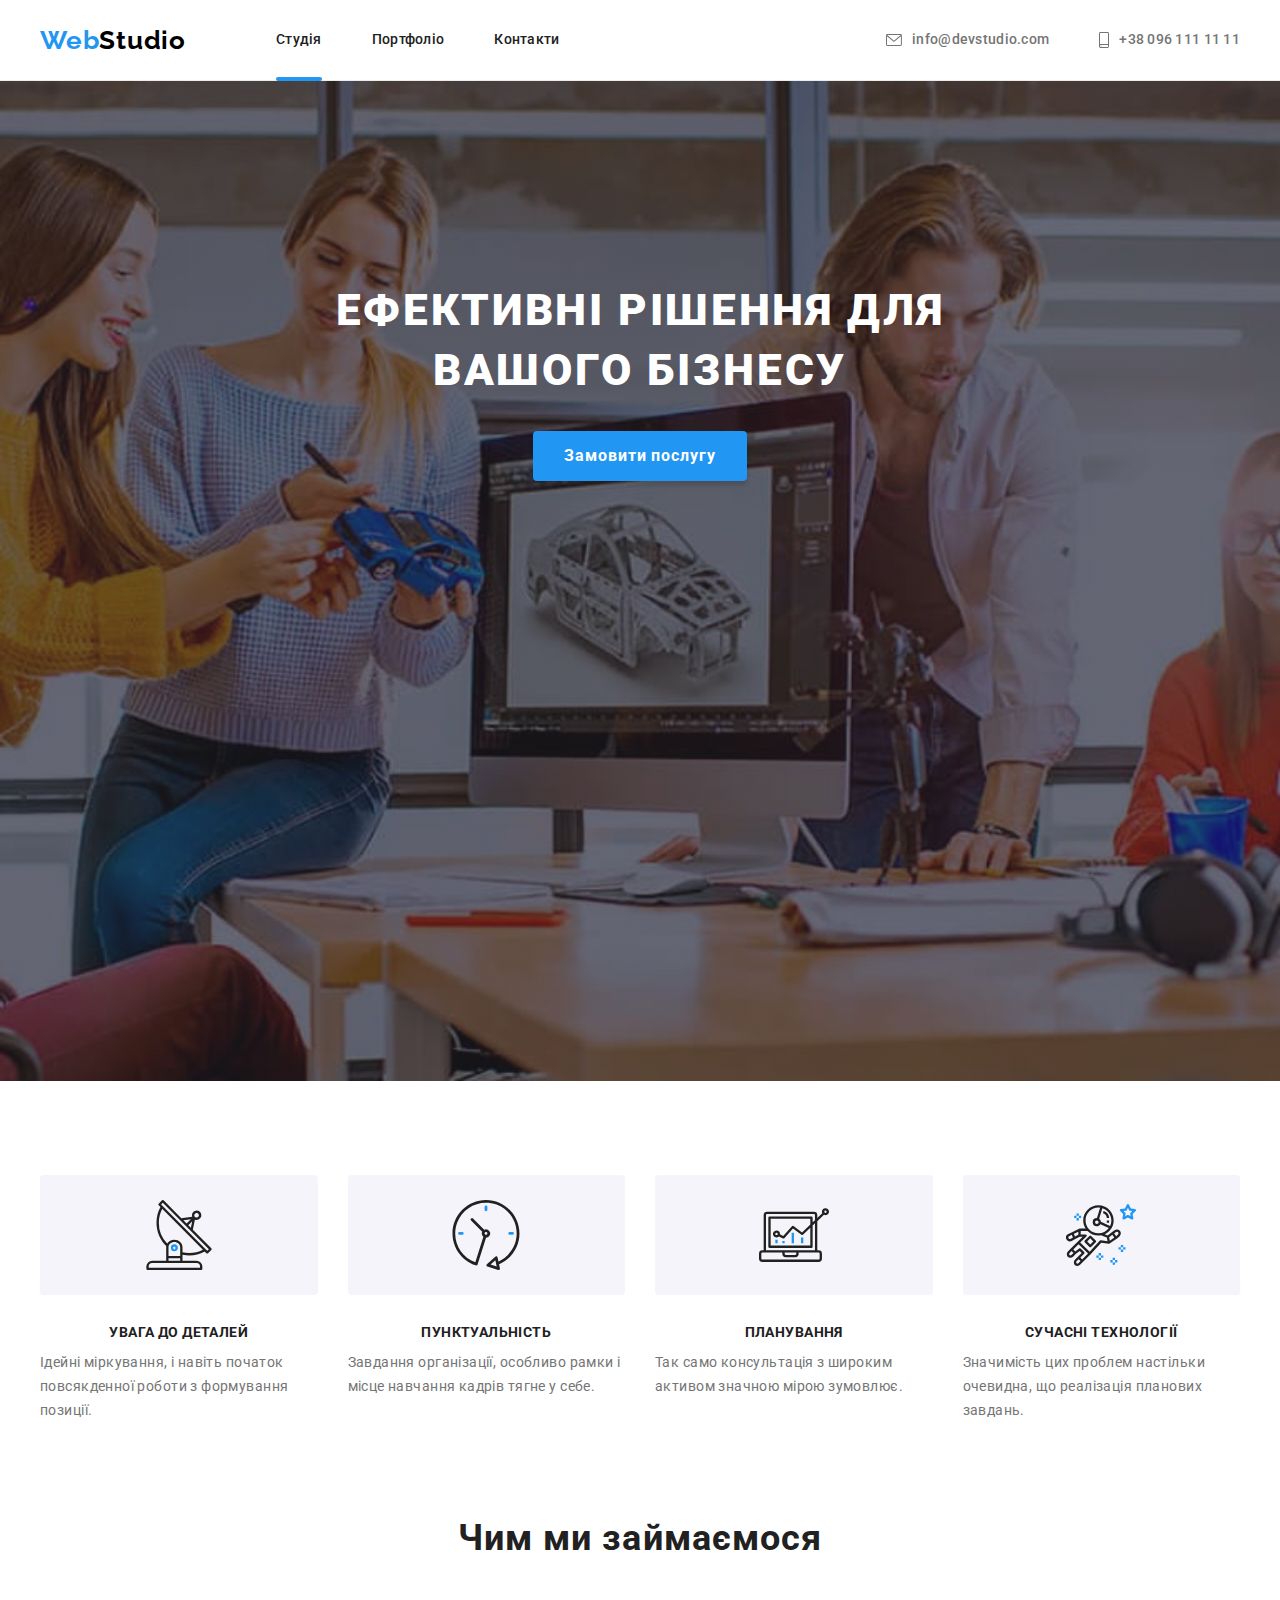
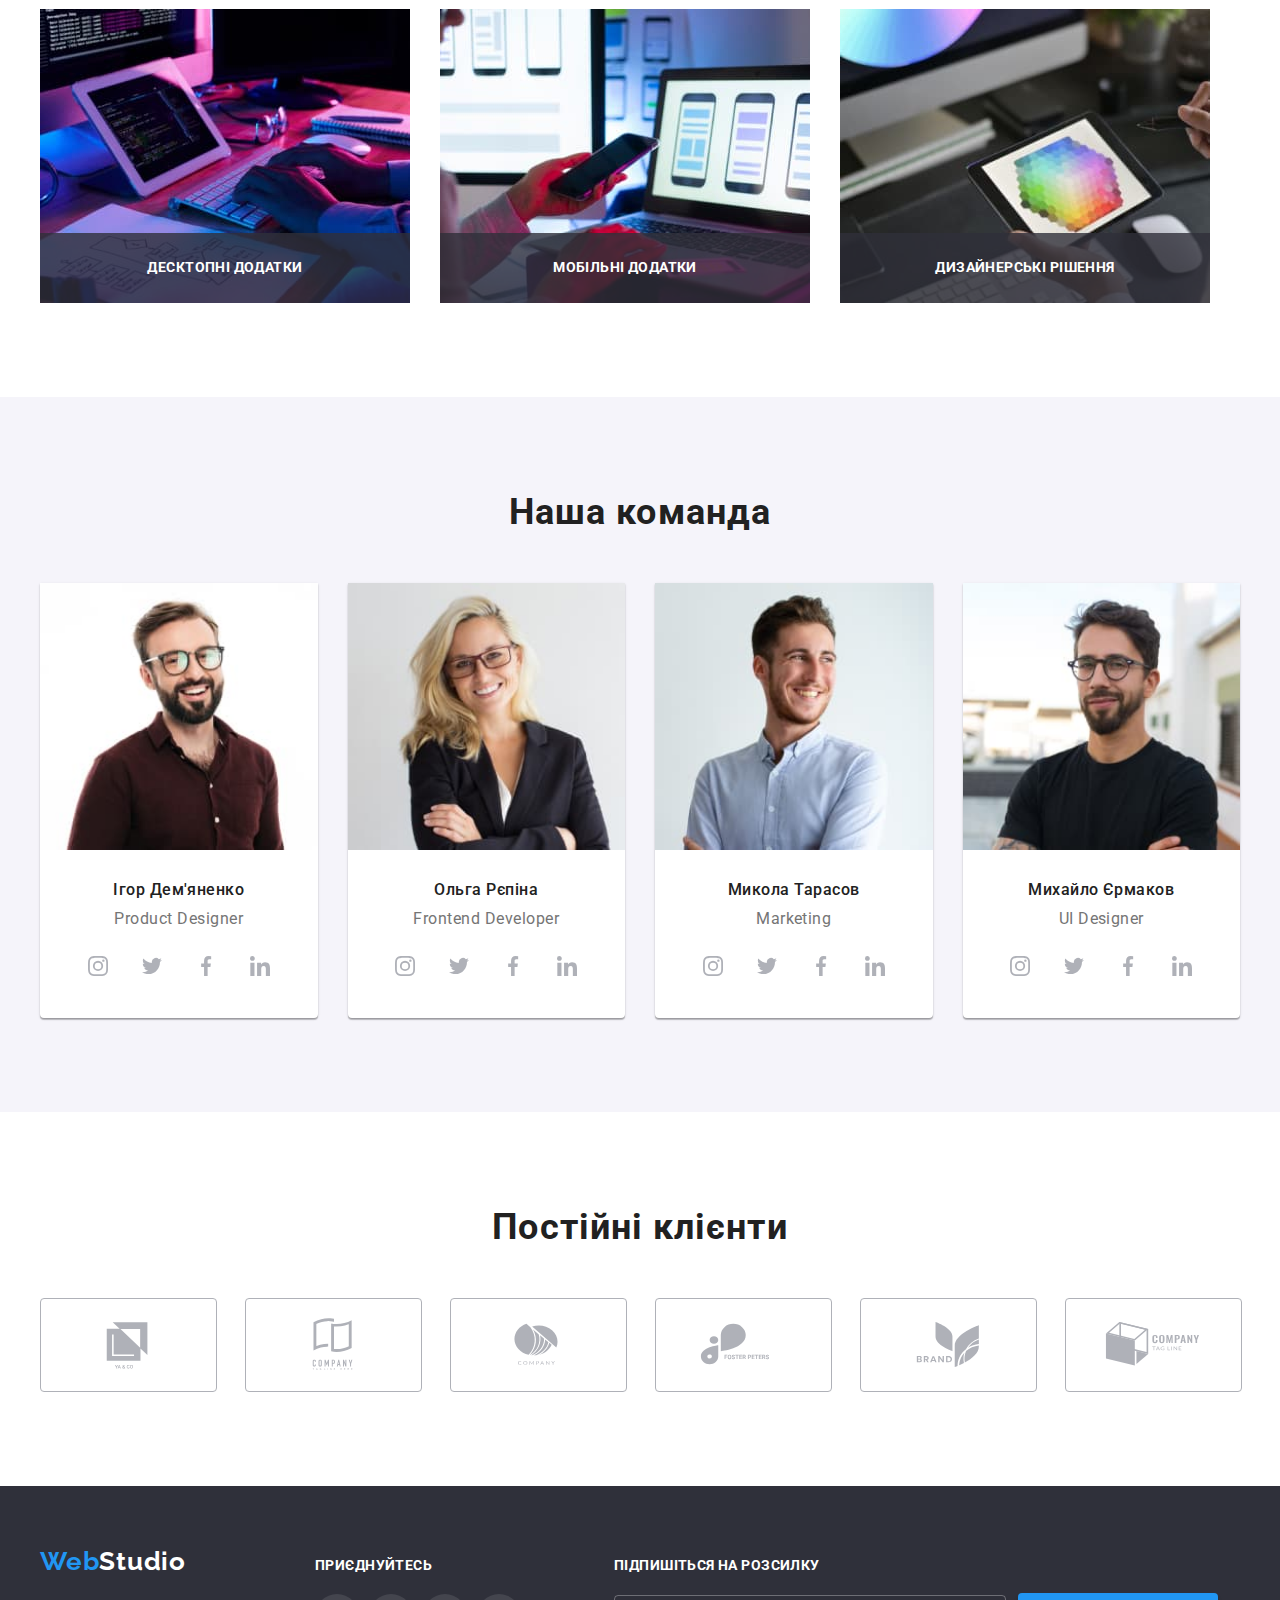
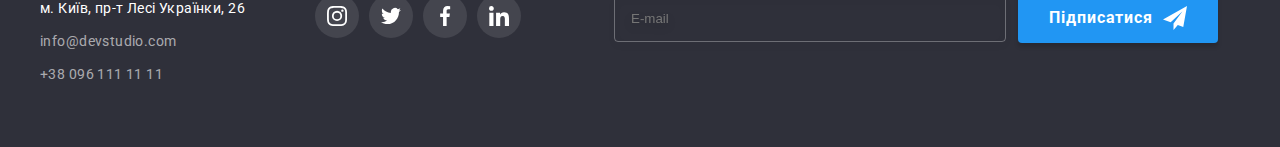
<file: index.html>
<!DOCTYPE html>
<html lang="uk">
  <head>
    <meta charset="UTF-8" />
    <meta http-equiv="X-UA-Compatible" content="IE=edge" />
    <meta name="viewport" content="width=device-width, initial-scale=1.0" />
    <title>Page</title>
    <link rel="preconnect" href="https://fonts.googleapis.com" />
    <link rel="preconnect" href="https://fonts.gstatic.com" crossorigin />
    <link
      href="https://fonts.googleapis.com/css2?family=Raleway:wght@700&family=Roboto:wght@400;500;700;900&display=swap"
      rel="stylesheet"
    />
    <link
      rel="stylesheet"
      href="https://cdnjs.cloudflare.com/ajax/libs/modern-normalize/1.1.0/modern-normalize.min.css"
      integrity="sha512-wpPYUAdjBVSE4KJnH1VR1HeZfpl1ub8YT/NKx4PuQ5NmX2tKuGu6U/JRp5y+Y8XG2tV+wKQpNHVUX03MfMFn9Q=="
      crossorigin="anonymous"
      referrerpolicy="no-referrer"
    />
    <link rel="stylesheet" href="css/main.min.css" />
  </head>
  <body>
    <header class="line-header">
      <div class="container header-container">
        <nav class="page-nav">
          <a class="logo" href="./index.html"
            >Web<span class="logo-studio">Studio</span>
          </a>
          <ul class="site-nav">
            <li><a class="current" href="./index.html">Студія</a></li>
            <li><a href="./portfolio.html">Портфоліо</a></li>
            <li><a href="#">Контакти</a></li>
          </ul>
        </nav>
        <ul class="contacts">
          <li>
            <a class="contact-link" href="mailto:info@devstudio.com">
              <svg class="contact-logo" width="16" height="12">
                <use href="./img/icons.svg#icon-envelope"></use>
              </svg>
              info@devstudio.com
            </a>
          </li>
          <li>
            <a class="contact-link" href="tel:+380961111111">
              <svg class="contact-logo" width="10" height="16">
                <use href="./img/icons.svg#icon-smartphone"></use>
              </svg>
              +38 096 111 11 11</a
            >
          </li>
        </ul>
        <!-- мобільне меню -->
        <button type="button" class="open-menu" data-menu-open>
          <svg class="icon-open-menu" width="40" height="40">
            <use href="./img/icons.svg#icon-menu"></use>
          </svg>
        </button>
      </div>
      <div class="mob-menu is-hidden" data-menu>
        <button data-menu-close class="mob-menu__close-button">
          <svg class="mob-menu__icon-close" width="30" height="30">
            <use href="./img/icons.svg#icon-close-black"></use>
          </svg>
        </button>
        <div>
          <ul class="mob-menu__nav">
            <li>
              <a class="mob-menu__nav-list" href="./index.html">Студія</a>
            </li>
            <li>
              <a class="mob-menu__nav-list" href="./portfolio.html"
                >Портфоліо</a
              >
            </li>
            <li><a class="mob-menu__nav-list" href="#">Контакти</a></li>
          </ul>
        </div>
        <div class="mob-menu__section">
          <ul class="mob-menu__contacts">
            <li>
              <a class="mob-menu__contact-tel" href="tel:+380961111111"
                >+38 096 111 11 11</a
              >
            </li>
            <li>
              <a
                class="mob-menu__contact-email"
                href="mailto:info@devstudio.com"
                >info@devstudio.com</a
              >
            </li>
          </ul>
          <ul class="mob-menu__social-list">
            <li>
              <a
                class="social-list__link"
                href="https://www.instagram.com/"
                target="_blank"
                rel="noopener noreferrer"
                >Instagram</a
              >
            </li>
            <li>
              <a
                class="social-list__link"
                href="https://twitter.com/"
                target="_blank"
                rel="noopener noreferrer"
                >Twitter</a
              >
            </li>
            <li>
              <a
                class="social-list__link"
                href="https://www.facebook.com/"
                target="_blank"
                rel="noopener noreferrer"
                >Facebook</a
              >
            </li>
            <li>
              <a
                class="social-list__link"
                href="https://www.linkedin.com/"
                target="_blank"
                rel="noopener noreferrer"
                >LinkedIn</a
              >
            </li>
          </ul>
        </div>
      </div>
    </header>

    <main>
      <section class="hero">
        <div class="container">
          <h1 class="hero-title">Ефективні рішення для вашого бізнесу</h1>
          <button data-modal-open class="hero-button" type="button">
            Замовити послугу
          </button>
        </div>
      </section>

      <section class="feature">
        <div class="container">
          <h2 class="visually-hidden">Функції</h2>
          <ul class="feature__list">
            <li class="feature__item">
              <div class="feature__icon">
                <svg width="70" height="70">
                  <use href="./img/icons.svg#icon-antenna"></use>
                </svg>
              </div>
              <h3 class="feature__title">Увага до деталей</h3>
              <p class="feature__text">
                Ідейні міркування, і навіть початок повсякденної роботи з
                формування позиції.
              </p>
            </li>
            <li class="feature__item">
              <div class="feature__icon">
                <svg width="70" height="70">
                  <use href="./img/icons.svg#icon-clock"></use>
                </svg>
              </div>
              <h3 class="feature__title">Пунктуальність</h3>
              <p class="feature__text">
                Завдання організації, особливо рамки і місце навчання кадрів
                тягне у себе.
              </p>
            </li>
            <li class="feature__item">
              <div class="feature__icon">
                <svg width="70" height="70">
                  <use href="./img/icons.svg#icon-diagram"></use>
                </svg>
              </div>
              <h3 class="feature__title">Планування</h3>
              <p class="feature__text">
                Так само консультація з широким активом значною мірою зумовлює.
              </p>
            </li>
            <li class="feature__item">
              <div class="feature__icon">
                <svg width="70" height="70">
                  <use href="./img/icons.svg#icon-astronaut"></use>
                </svg>
              </div>
              <h3 class="feature__title">Сучасні технології</h3>
              <p class="feature__text">
                Значимість цих проблем настільки очевидна, що реалізація
                планових завдань.
              </p>
            </li>
          </ul>
        </div>
      </section>

      <section class="skills">
        <div class="container">
          <h2 class="skills__title">Чим ми займаємося</h2>
          <ul class="list">
            <li class="skills__images">
              <img
                srcset="./img/box1.jpg 1x, ./img/box1-2x.jpg 2x"
                src="./img/box1.jpg"
                width="370"
                alt="ми працюємо"
              />
              <p class="skills__text">Десктопні додатки</p>
            </li>
            <li class="skills__images">
              <img
                srcset="./img/box2.jpg 1x, ./img/box2-2x.jpg 2x"
                src="./img/box2.jpg"
                width="370"
                alt="оптимізація в дії"
              />
              <p class="skills__text">Мобільні додатки</p>
            </li>
            <li class="skills__images">
              <img
                srcset="./img/box3.jpg 1x, ./img/box3-2x.jpg 2x"
                src="./img/box3.jpg"
                width="370"
                alt="палітра кольорів"
              />
              <p class="skills__text">Дизайнерські рішення</p>
            </li>
          </ul>
        </div>
      </section>

      <section class="team">
        <div class="container">
          <h2 class="team__title">Наша команда</h2>
          <ul class="list">
            <li class="team__list">
              <picture>
                <source
                  srcset="./img/team/igor.jpg 1x, ./img/team/igor-2x.jpg 2x"
                  media="(min-width: 1200px)"
                />
                <source
                  srcset="
                    ./img/team/igor-tab.jpg    1x,
                    ./img/team/igor-tab-2x.jpg 2x
                  "
                  media="(min-width: 768px)"
                />
                <source
                  srcset="
                    ./img/team/igor-mob.jpg    1x,
                    ./img/team/igor-mob-2x.jpg 2x
                  "
                  media="(max-width: 767px)"
                />
                <img
                  src="./img/team/igor.jpg"
                  alt="Ігор Дем'яненко"
                  width="450"
                />
              </picture>
              <h3 class="team__peple">Ігор Дем'яненко</h3>
              <p class="team__description">Product Designer</p>
              <ul class="team__social-list list">
                <li>
                  <a class="team__link" href="#">
                    <svg class="team__contact-logo" width="20" height="20">
                      <use href="./img/icons.svg#icon-instagram"></use>
                    </svg>
                  </a>
                </li>
                <li>
                  <a class="team__link" href="#">
                    <svg class="team__contact-logo" width="20" height="20">
                      <use href="./img/icons.svg#icon-twitter"></use>
                    </svg>
                  </a>
                </li>
                <li>
                  <a class="team__link" href="#">
                    <svg class="team__contact-logo" width="20" height="20">
                      <use href="./img/icons.svg#icon-facebook"></use>
                    </svg>
                  </a>
                </li>
                <li>
                  <a class="team__link" href="#">
                    <svg class="team__contact-logo" width="20" height="20">
                      <use href="./img/icons.svg#icon-linkedin"></use>
                    </svg>
                  </a>
                </li>
              </ul>
            </li>
            <li class="team__list">
              <picture>
                <source
                  srcset="./img/team/olga.jpg 1x, ./img/team/olga-2x.jpg 2x"
                  media="(min-width: 1200px)"
                />
                <source
                  srcset="
                    ./img/team/olga-tab.jpg    1x,
                    ./img/team/olga-tab-2x.jpg 2x
                  "
                  media="(min-width: 768px)"
                />
                <source
                  srcset="
                    ./img/team/olga-mob.jpg    1x,
                    ./img/team/olga-mob-2x.jpg 2x
                  "
                  media="(max-width: 767px)"
                />
                <img src="./img/team/olga.jpg" alt="Ольга Рєпіна" width="450" />
              </picture>
              <h3 class="team__peple">Ольга Рєпіна</h3>
              <p class="team__description">Frontend Developer</p>
              <ul class="team__social-list list">
                <li>
                  <a class="team__link" href="#">
                    <svg class="team__contact-logo" width="20" height="20">
                      <use href="./img/icons.svg#icon-instagram"></use>
                    </svg>
                  </a>
                </li>
                <li>
                  <a class="team__link" href="#">
                    <svg class="team__contact-logo" width="20" height="20">
                      <use href="./img/icons.svg#icon-twitter"></use>
                    </svg>
                  </a>
                </li>
                <li>
                  <a class="team__link" href="#">
                    <svg class="team__contact-logo" width="20" height="20">
                      <use href="./img/icons.svg#icon-facebook"></use>
                    </svg>
                  </a>
                </li>
                <li>
                  <a class="team__link" href="#">
                    <svg class="team__contact-logo" width="20" height="20">
                      <use href="./img/icons.svg#icon-linkedin"></use>
                    </svg>
                  </a>
                </li>
              </ul>
            </li>
            <li class="team__list">
              <picture>
                <source
                  srcset="./img/team/mykola.jpg 1x, ./img/team/mykola-2x.jpg 2x"
                  media="(min-width: 1200px)"
                />
                <source
                  srcset="
                    ./img/team/mykola-tab.jpg    1x,
                    ./img/team/mykola-tab-2x.jpg 2x
                  "
                  media="(min-width: 768px)"
                />
                <source
                  srcset="
                    ./img/team/mykola-mob.jpg    1x,
                    ./img/team/mykola-mob-2x.jpg 2x
                  "
                  media="(max-width: 767px)"
                />
                <img
                  src="./img/team/mykola.jpg"
                  alt="Микола Тарасов"
                  width="450"
                />
              </picture>
              <h3 class="team__peple">Микола Тарасов</h3>
              <p class="team__description">Marketing</p>
              <ul class="team__social-list list">
                <li>
                  <a class="team__link" href="#">
                    <svg class="team__contact-logo" width="20" height="20">
                      <use href="./img/icons.svg#icon-instagram"></use>
                    </svg>
                  </a>
                </li>
                <li>
                  <a class="team__link" href="#">
                    <svg class="team__contact-logo" width="20" height="20">
                      <use href="./img/icons.svg#icon-twitter"></use>
                    </svg>
                  </a>
                </li>
                <li>
                  <a class="team__link" href="#">
                    <svg class="team__contact-logo" width="20" height="20">
                      <use href="./img/icons.svg#icon-facebook"></use>
                    </svg>
                  </a>
                </li>
                <li>
                  <a class="team__link" href="#">
                    <svg class="team__contact-logo" width="20" height="20">
                      <use href="./img/icons.svg#icon-linkedin"></use>
                    </svg>
                  </a>
                </li>
              </ul>
            </li>
            <li class="team__list">
              <picture>
                <source
                  srcset="
                    ./img/team/myhailo.jpg    1x,
                    ./img/team/myhailo-2x.jpg 2x
                  "
                  media="(min-width: 1200px)"
                />
                <source
                  srcset="
                    ./img/team/myhailo-tab.jpg    1x,
                    ./img/team/myhailo-tab-2x.jpg 2x
                  "
                  media="(min-width: 768px)"
                />
                <source
                  srcset="
                    ./img/team/myhailo-mob.jpg    1x,
                    ./img/team/myhailo-mob-2x.jpg 2x
                  "
                  media="(max-width: 767px)"
                />
                <img
                  src="./img/team/myhailo.jpg"
                  alt="Михайло Єрмаков"
                  width="450"
                />
              </picture>
              <h3 class="team__peple">Михайло Єрмаков</h3>
              <p class="team__description">UI Designer</p>
              <ul class="team__social-list list">
                <li>
                  <a class="team__link" href="#">
                    <svg class="team__contact-logo" width="20" height="20">
                      <use href="./img/icons.svg#icon-instagram"></use>
                    </svg>
                  </a>
                </li>
                <li>
                  <a class="team__link" href="#">
                    <svg class="team__contact-logo" width="20" height="20">
                      <use href="./img/icons.svg#icon-twitter"></use>
                    </svg>
                  </a>
                </li>
                <li>
                  <a class="team__link" href="#">
                    <svg class="team__contact-logo" width="20" height="20">
                      <use href="./img/icons.svg#icon-facebook"></use>
                    </svg>
                  </a>
                </li>
                <li>
                  <a class="team__link" href="#">
                    <svg class="team__contact-logo" width="20" height="20">
                      <use href="./img/icons.svg#icon-linkedin"></use>
                    </svg>
                  </a>
                </li>
              </ul>
            </li>
          </ul>
        </div>
      </section>

      <section class="clients">
        <div class="container">
          <h2 class="clients__title">Постійні клієнти</h2>
          <ul class="clients__list">
            <li class="clients__item">
              <a href="#" class="clients__icon">
                <svg width="106" height="60">
                  <use
                    class="clients__button"
                    href="./img/icons.svg#icon-Logo"
                  ></use>
                </svg>
              </a>
            </li>
            <li class="clients__item">
              <a href="#" class="clients__icon">
                <svg width="106" height="60">
                  <use
                    class="clients__button"
                    href="./img/icons.svg#icon-Logo-1"
                  ></use>
                </svg>
              </a>
            </li>
            <li class="clients__item">
              <a href="#" class="clients__icon">
                <svg width="106" height="60">
                  <use
                    class="clients__button"
                    href="./img/icons.svg#icon-Logo-2"
                  ></use>
                </svg>
              </a>
            </li>
            <li class="clients__item">
              <a href="#" class="clients__icon">
                <svg width="106" height="60">
                  <use
                    class="clients__button"
                    href="./img/icons.svg#icon-Logo-3"
                  ></use>
                </svg>
              </a>
            </li>
            <li class="clients__item">
              <a href="#" class="clients__icon">
                <svg width="106" height="60">
                  <use
                    class="clients__button"
                    href="./img/icons.svg#icon-Logo-4"
                  ></use>
                </svg>
              </a>
            </li>
            <li class="clients__item">
              <a href="#" class="clients__icon">
                <svg width="106" height="60">
                  <use
                    class="clients__button"
                    href="./img/icons.svg#icon-Logo-5"
                  ></use>
                </svg>
              </a>
            </li>
          </ul>
        </div>
      </section>
    </main>

    <footer class="footer">
      <div class="container footer-container">
        <div class="footer__list-adress">
          <div class="footer__adress">
            <a class="logo logo-footer" href="./index.html"
              >Web<span class="logo-studio-white">Studio</span>
            </a>
            <address>
              <ul class="list-link">
                <li>
                  <a
                    class="adress"
                    href="https://goo.gl/maps/oir7WCfMX85fitZb6"
                    target="_blank"
                    rel="noopener noreferrer"
                  >
                    м. Київ, пр-т Лесі Українки, 26
                  </a>
                </li>
                <li class="footer-contacts">
                  <a href="mailto:info@devstudio.com">info@devstudio.com</a>
                </li>
                <li class="footer-contacts">
                  <a href="tel:+380961111111">+38 096 111 11 11</a>
                </li>
              </ul>
            </address>
          </div>
          <div class="footer-social-link">
            <p class="footer-text">приєднуйтесь</p>
            <ul class="footer-social-list">
              <li>
                <a class="footer-link" href="#">
                  <svg class="footer-svg" width="20" height="20">
                    <use href="./img/icons.svg#icon-instagram"></use>
                  </svg>
                </a>
              </li>
              <li>
                <a class="footer-link" href="#">
                  <svg class="footer-svg" width="20" height="20">
                    <use href="./img/icons.svg#icon-twitter"></use>
                  </svg>
                </a>
              </li>
              <li>
                <a class="footer-link" href="#">
                  <svg class="footer-svg" width="20" height="20">
                    <use href="./img/icons.svg#icon-facebook"></use>
                  </svg>
                </a>
              </li>
              <li>
                <a class="footer-link" href="#">
                  <svg class="footer-svg" width="20" height="20">
                    <use href="./img/icons.svg#icon-linkedin"></use>
                  </svg>
                </a>
              </li>
            </ul>
          </div>
        </div>

        <form class="footer-send-form" action=" ">
          <div>
            <label for="form-footer" class="form-label-footer"
              >Підпишіться на розсилку</label
            >
            <div class="form-field-footer">
              <input
                type="email"
                class="form-input-footer"
                name="email-footer"
                id="form-footer"
                placeholder="E-mail"
              />
              <button class="form-btn-footer" type="submit">
                Підписатися
                <svg class="icon-form-footer" width="24" height="24">
                  <use href="./img/icons.svg#icon-send-mail"></use>
                </svg>
              </button>
            </div>
          </div>
        </form>
      </div>
    </footer>

    <div data-modal class="backdrop is-hidden">
      <div class="modal">
        <p class="form-title">Залиште свої дані, ми вам передзвонимо</p>
        <button data-modal-close class="close-button" width="30" height="30">
          <svg class="icon-close-btn" width="20" height="20">
            <use href="./img/icons.svg#icon-close-black"></use>
          </svg>
        </button>
        <form class="modal-form" action="">
          <div class="form-field form-shadow">
            <label for="name" class="form-label">Ім'я</label>
            <input type="text" class="form-input" name="user-text" id="name" />
            <svg class="icon-form" width="18" height="18">
              <use href="./img/icons.svg#icon-person-black"></use>
            </svg>
          </div>
          <div class="form-field">
            <label for="tel" class="form-label">Телефон</label>
            <input type="tel" class="form-input" name="tel" id="tel" />
            <svg class="icon-form" width="18" height="18">
              <use href="./img/icons.svg#icon-phone-black"></use>
            </svg>
          </div>
          <div class="form-field">
            <label for="email" class="form-label">Пошта</label>
            <input type="email" class="form-input" name="email" id="email" />
            <svg class="icon-form" width="18" height="18">
              <use href="./img/icons.svg#icon-email-black"></use>
            </svg>
          </div>
          <div class="form-comment">
            <label for="user-text" class="form-label-comment">Коментар</label>
            <textarea
              name="user-text"
              id="user-text"
              class="modal-comment"
              placeholder="Введіть текст"
            ></textarea>
          </div>
          <div class="form-checkbox">
            <input
              type="checkbox"
              class="input-check visually-hidden"
              name="privacy"
              id="privacy"
              value="true"
            />
            <label for="privacy" class="check-text">
              <span class="privacy-check-text"
                ><svg class="privasy-icon" width="18" height="18">
                  <use href="./img/icons.svg#icon-check"></use>
                </svg>
              </span>
              Погоджуюся з розсилкою та приймаю
              <span
                ><a class="privasy-link" href="#">Умови договору</a></span
              ></label
            >
          </div>
          <button class="form-btn" type="submit">Відправити</button>
        </form>
      </div>
    </div>
    <script src="./js/modal.js"></script>
    <script src="./js/menu.js"></script>
  </body>
</html>
</file>
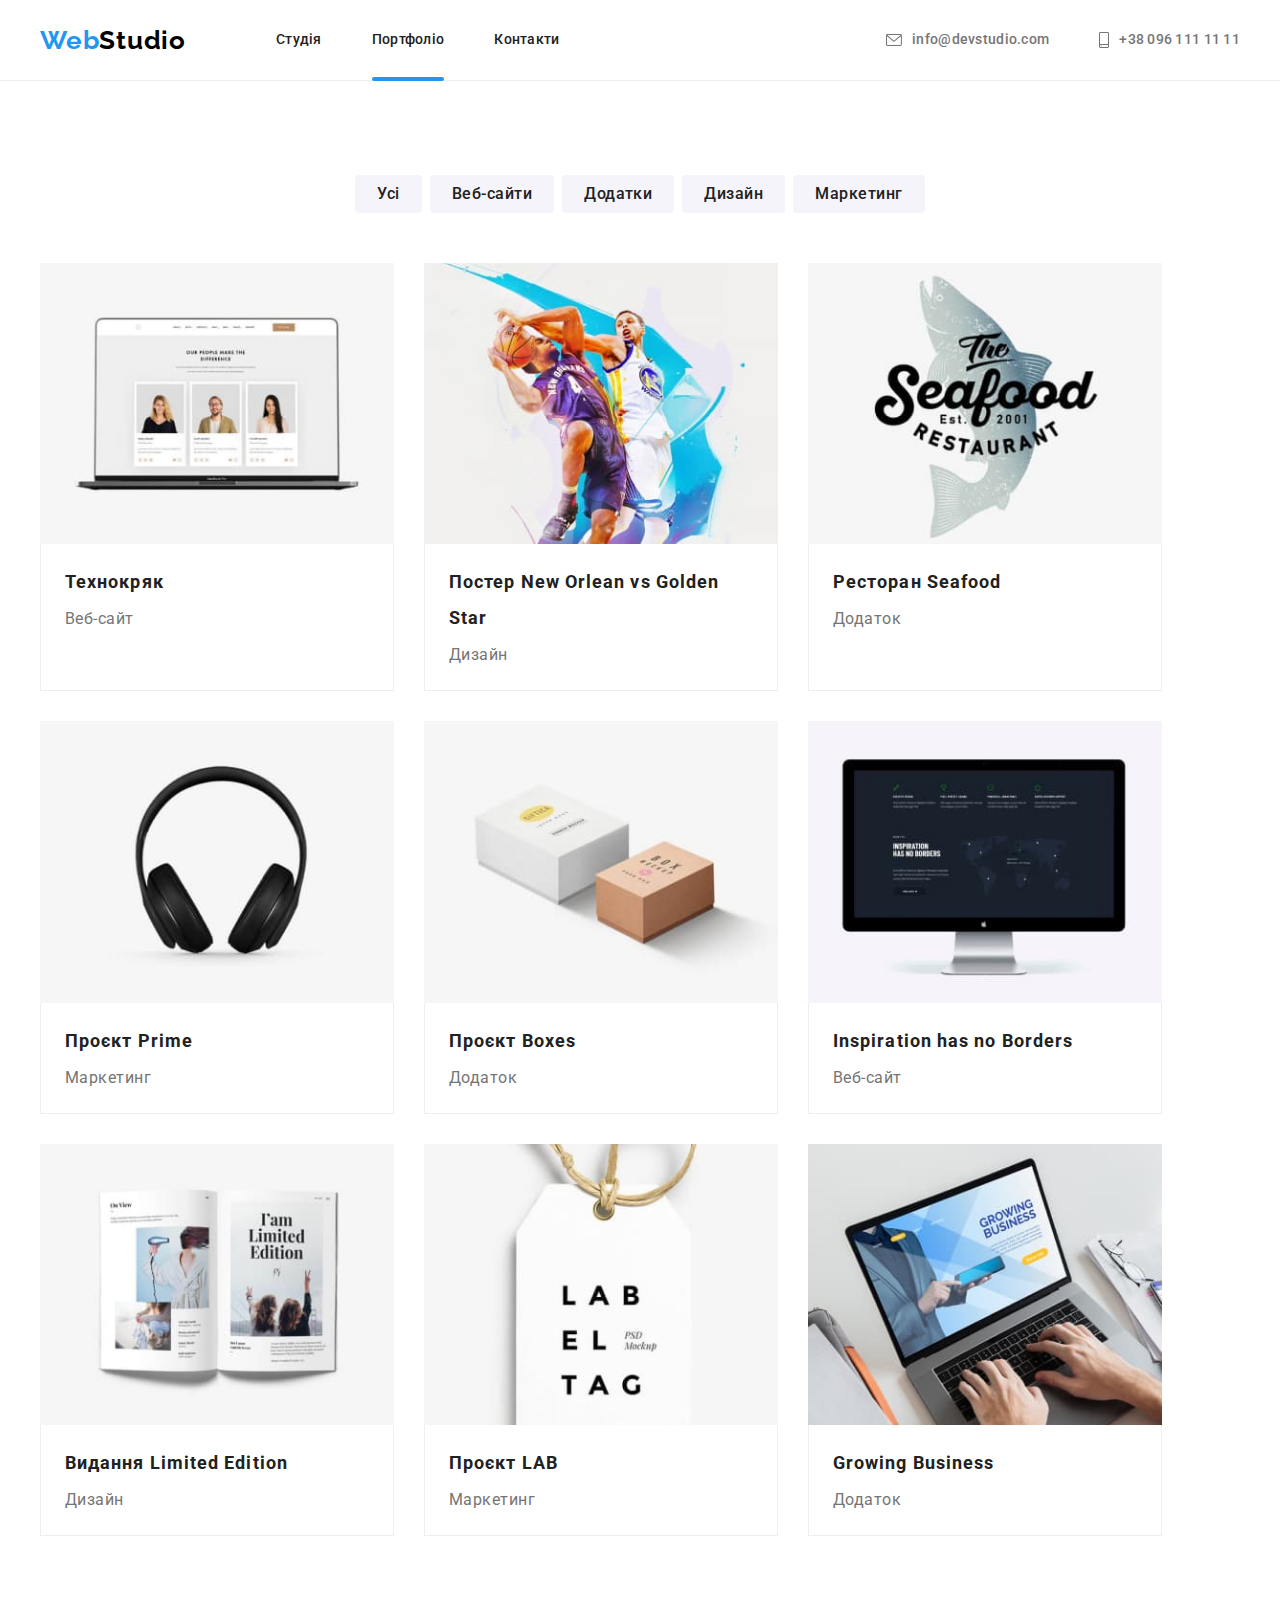
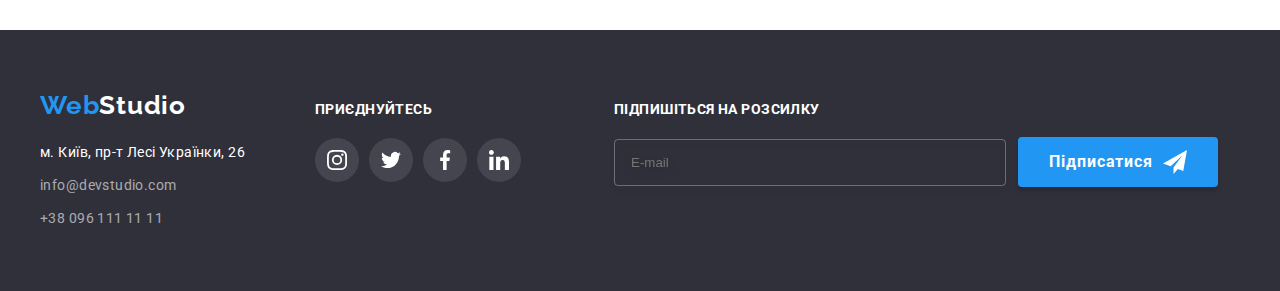
<file: portfolio.html>
<!DOCTYPE html>
<html lang="uk">
  <head>
    <meta charset="UTF-8" />
    <meta http-equiv="X-UA-Compatible" content="IE=edge" />
    <meta name="viewport" content="width=device-width, initial-scale=1.0" />
    <title>Page</title>
    <link rel="preconnect" href="https://fonts.googleapis.com" />
    <link rel="preconnect" href="https://fonts.gstatic.com" crossorigin />
    <link
      href="https://fonts.googleapis.com/css2?family=Raleway:wght@700&family=Roboto:wght@400;500;700;900&display=swap"
      rel="stylesheet"
    />
    <link
      rel="stylesheet"
      href="https://cdnjs.cloudflare.com/ajax/libs/modern-normalize/1.1.0/modern-normalize.min.css"
      integrity="sha512-wpPYUAdjBVSE4KJnH1VR1HeZfpl1ub8YT/NKx4PuQ5NmX2tKuGu6U/JRp5y+Y8XG2tV+wKQpNHVUX03MfMFn9Q=="
      crossorigin="anonymous"
      referrerpolicy="no-referrer"
    />
    <link rel="stylesheet" href="css/main.min.css" />
  </head>
  <body>
    <header class="line-header">
      <div class="container header-container">
        <nav class="page-nav">
          <a class="logo" href="./index.html"
            >Web<span class="logo-studio">Studio</span>
          </a>
          <ul class="site-nav">
            <li><a href="./index.html">Студія</a></li>
            <li><a class="current" href="./portfolio.html">Портфоліо</a></li>
            <li><a href="#">Контакти</a></li>
          </ul>
        </nav>
        <ul class="contacts">
          <li>
            <a class="contact-link" href="mailto:info@devstudio.com">
              <svg class="contact-logo" width="16" height="12">
                <use href="./img/icons.svg#icon-envelope"></use>
              </svg>
              info@devstudio.com
            </a>
          </li>
          <li>
            <a class="contact-link" href="tel:+380961111111">
              <svg class="contact-logo" width="10" height="16">
                <use href="./img/icons.svg#icon-smartphone"></use>
              </svg>
              +38 096 111 11 11</a
            >
          </li>
        </ul>
        <!-- мобільне меню -->
        <button type="button" class="open-menu" data-menu-open>
          <svg class="icon-open-menu" width="40" height="40">
            <use href="./img/icons.svg#icon-menu"></use>
          </svg>
        </button>
      </div>
      <div class="mob-menu is-hidden" data-menu>
        <button data-menu-close class="mob-menu__close-button">
          <svg class="mob-menu__icon-close" width="30" height="30">
            <use href="./img/icons.svg#icon-close-black"></use>
          </svg>
        </button>
        <div>
          <ul class="mob-menu__nav">
            <li>
              <a class="mob-menu__nav-list" href="./index.html">Студія</a>
            </li>
            <li>
              <a class="mob-menu__nav-list" href="./portfolio.html"
                >Портфоліо</a
              >
            </li>
            <li><a class="mob-menu__nav-list" href="#">Контакти</a></li>
          </ul>
        </div>
        <div class="mob-menu__section">
          <ul class="mob-menu__contacts">
            <li>
              <a class="mob-menu__contact-tel" href="tel:+380961111111"
                >+38 096 111 11 11</a
              >
            </li>
            <li>
              <a
                class="mob-menu__contact-email"
                href="mailto:info@devstudio.com"
                >info@devstudio.com</a
              >
            </li>
          </ul>
          <ul class="mob-menu__social-list">
            <li>
              <a
                class="social-list__link"
                href="https://www.instagram.com/"
                target="_blank"
                rel="noopener noreferrer"
                >Instagram</a
              >
            </li>
            <li>
              <a
                class="social-list__link"
                href="https://twitter.com/"
                target="_blank"
                rel="noopener noreferrer"
                >Twitter</a
              >
            </li>
            <li>
              <a
                class="social-list__link"
                href="https://www.facebook.com/"
                target="_blank"
                rel="noopener noreferrer"
                >Facebook</a
              >
            </li>
            <li>
              <a
                class="social-list__link"
                href="https://www.linkedin.com/"
                target="_blank"
                rel="noopener noreferrer"
                >LinkedIn</a
              >
            </li>
          </ul>
        </div>
      </div>
    </header>

    <main>
      <section class="portfolio">
        <div class="container">
          <ul class="portfolio__list-button">
            <li><button class="portfolio__btn" type="button">Усі</button></li>
            <li>
              <button class="portfolio__btn" type="button">Веб-сайти</button>
            </li>
            <li>
              <button class="portfolio__btn" type="button">Додатки</button>
            </li>
            <li>
              <button class="portfolio__btn" type="button">Дизайн</button>
            </li>
            <li>
              <button class="portfolio__btn" type="button">Маркетинг</button>
            </li>
          </ul>
          <ul class="portfolio__top-list">
            <li class="portfolio__all-items">
              <a class="portfolio__all-items-link" href="#">
                <div class="portfolio__overlay">
                  <picture>
                    <source
                      srcset="
                        ./img/portfolio/portfolio1.jpg    1x,
                        ./img/portfolio/portfolio1-2x.jpg 2x
                      "
                      media="(min-width: 1200px)"
                    />
                    <source
                      srcset="
                        ./img/portfolio/portfolio1-tab.jpg    1x,
                        ./img/portfolio/portfolio1-tab-2x.jpg 2x
                      "
                      media="(min-width: 768px)"
                    />
                    <source
                      srcset="
                        ./img/portfolio/portfolio1-mob.jpg    1x,
                        ./img/portfolio/portfolio1-mob-2x.jpg 2x
                      "
                      media="(max-width: 767px)"
                    />
                    <img
                      src="./img/portfolio/portfolio1.jpg"
                      alt="Веб-сайт Технокряк"
                      width="450"
                    />
                  </picture>
                  <p class="portfolio__overlay-text">
                    Ресурс пропонує комплексні пропозиції з різним рівнем
                    функціоналу та сервісів. Все це дозволить відвідувачу
                    отримати вичерпні відомості про компанію чи приватну особу.
                  </p>
                </div>
                <div class="portfolio__progect-list">
                  <h3 class="portfolio__progect-title">Технокряк</h3>
                  <p class="portfolio__progect-text">Веб-сайт</p>
                </div>
              </a>
            </li>
            <li class="portfolio__all-items">
              <a class="portfolio__all-items-link" href="#">
                <div class="portfolio__overlay">
                  <picture>
                    <source
                      srcset="
                        ./img/portfolio/portfolio2.jpg    1x,
                        ./img/portfolio/portfolio2-2x.jpg 2x
                      "
                      media="(min-width: 1200px)"
                    />
                    <source
                      srcset="
                        ./img/portfolio/portfolio2-tab.jpg    1x,
                        ./img/portfolio/portfolio2-tab-2x.jpg 2x
                      "
                      media="(min-width: 768px)"
                    />
                    <source
                      srcset="
                        ./img/portfolio/portfolio2-mob.jpg    1x,
                        ./img/portfolio/portfolio2-mob-2x.jpg 2x
                      "
                      media="(max-width: 767px)"
                    />
                    <img
                      src="./img/portfolio/portfolio2.jpg"
                      alt="Постер New Orlean vs Golden Star"
                      width="450"
                    />
                  </picture>
                  <p class="portfolio__overlay-text">
                    Ресурс пропонує комплексні пропозиції з різним рівнем
                    функціоналу та сервісів. Все це дозволить відвідувачу
                    отримати вичерпні відомості про компанію чи приватну особу.
                  </p>
                </div>
                <div class="portfolio__progect-list">
                  <h3 class="portfolio__progect-title">
                    Постер New Orlean vs Golden Star
                  </h3>
                  <p class="portfolio__progect-text">Дизайн</p>
                </div>
              </a>
            </li>
            <li class="portfolio__all-items">
              <a class="portfolio__all-items-link" href="#">
                <div class="portfolio__overlay">
                  <picture>
                    <source
                      srcset="
                        ./img/portfolio/portfolio3.jpg    1x,
                        ./img/portfolio/portfolio3-2x.jpg 2x
                      "
                      media="(min-width: 1200px)"
                    />
                    <source
                      srcset="
                        ./img/portfolio/portfolio3-tab.jpg    1x,
                        ./img/portfolio/portfolio3-tab-2x.jpg 2x
                      "
                      media="(min-width: 768px)"
                    />
                    <source
                      srcset="
                        ./img/portfolio/portfolio3-mob.jpg    1x,
                        ./img/portfolio/portfolio3-mob-2x.jpg 2x
                      "
                      media="(max-width: 767px)"
                    />
                    <img
                      src="./img/portfolio/portfolio3.jpg"
                      alt="Додаток Ресторан Seafood"
                      width="450"
                    />
                  </picture>
                  <p class="portfolio__overlay-text">
                    Ресурс пропонує комплексні пропозиції з різним рівнем
                    функціоналу та сервісів. Все це дозволить відвідувачу
                    отримати вичерпні відомості про компанію чи приватну особу.
                  </p>
                </div>
                <div class="portfolio__progect-list">
                  <h3 class="portfolio__progect-title">Ресторан Seafood</h3>
                  <p class="portfolio__progect-text">Додаток</p>
                </div>
              </a>
            </li>
            <li class="portfolio__all-items">
              <a class="portfolio__all-items-link" href="#">
                <div class="portfolio__overlay">
                  <picture>
                    <source
                      srcset="
                        ./img/portfolio/portfolio4.jpg    1x,
                        ./img/portfolio/portfolio4-2x.jpg 2x
                      "
                      media="(min-width: 1200px)"
                    />
                    <source
                      srcset="
                        ./img/portfolio/portfolio4-tab.jpg    1x,
                        ./img/portfolio/portfolio4-tab-2x.jpg 2x
                      "
                      media="(min-width: 768px)"
                    />
                    <source
                      srcset="
                        ./img/portfolio/portfolio4-mob.jpg    1x,
                        ./img/portfolio/portfolio4-mob-2x.jpg 2x
                      "
                      media="(max-width: 767px)"
                    />
                    <img
                      src="./img/portfolio/portfolio4.jpg"
                      alt="Проєкт Prime"
                      width="450"
                    />
                  </picture>
                  <p class="portfolio__overlay-text">
                    Ресурс пропонує комплексні пропозиції з різним рівнем
                    функціоналу та сервісів. Все це дозволить відвідувачу
                    отримати вичерпні відомості про компанію чи приватну особу.
                  </p>
                </div>
                <div class="portfolio__progect-list">
                  <h3 class="portfolio__progect-title">Проєкт Prime</h3>
                  <p class="portfolio__progect-text">Маркетинг</p>
                </div>
              </a>
            </li>
            <li class="portfolio__all-items">
              <a class="portfolio__all-items-link" href="#">
                <div class="portfolio__overlay">
                  <picture>
                    <source
                      srcset="
                        ./img/portfolio/portfolio5.jpg    1x,
                        ./img/portfolio/portfolio5-2x.jpg 2x
                      "
                      media="(min-width: 1200px)"
                    />
                    <source
                      srcset="
                        ./img/portfolio/portfolio5-tab.jpg    1x,
                        ./img/portfolio/portfolio5-tab-2x.jpg 2x
                      "
                      media="(min-width: 768px)"
                    />
                    <source
                      srcset="
                        ./img/portfolio/portfolio5-mob.jpg    1x,
                        ./img/portfolio/portfolio5-mob-2x.jpg 2x
                      "
                      media="(max-width: 767px)"
                    />
                    <img
                      src="./img/portfolio/portfolio5.jpg"
                      alt="Додаток Проєкт Boxes"
                      width="450"
                    />
                  </picture>
                  <p class="portfolio__overlay-text">
                    Ресурс пропонує комплексні пропозиції з різним рівнем
                    функціоналу та сервісів. Все це дозволить відвідувачу
                    отримати вичерпні відомості про компанію чи приватну особу.
                  </p>
                </div>
                <div class="portfolio__progect-list">
                  <h3 class="portfolio__progect-title">Проєкт Boxes</h3>
                  <p class="portfolio__progect-text">Додаток</p>
                </div>
              </a>
            </li>
            <li class="portfolio__all-items">
              <a class="portfolio__all-items-link" href="#">
                <div class="portfolio__overlay">
                  <picture>
                    <source
                      srcset="
                        ./img/portfolio/portfolio6.jpg    1x,
                        ./img/portfolio/portfolio6-2x.jpg 2x
                      "
                      media="(min-width: 1200px)"
                    />
                    <source
                      srcset="
                        ./img/portfolio/portfolio6-tab.jpg    1x,
                        ./img/portfolio/portfolio6-tab-2x.jpg 2x
                      "
                      media="(min-width: 768px)"
                    />
                    <source
                      srcset="
                        ./img/portfolio/portfolio6-mob.jpg    1x,
                        ./img/portfolio/portfolio6-mob-2x.jpg 2x
                      "
                      media="(max-width: 767px)"
                    />
                    <img
                      src="./img/portfolio/portfolio6.jpg"
                      alt="Веб-сайт Inspiration has no Borders"
                      width="450"
                    />
                  </picture>
                  <p class="portfolio__overlay-text">
                    Ресурс пропонує комплексні пропозиції з різним рівнем
                    функціоналу та сервісів. Все це дозволить відвідувачу
                    отримати вичерпні відомості про компанію чи приватну особу.
                  </p>
                </div>
                <div class="portfolio__progect-list">
                  <h3 class="portfolio__progect-title">
                    Inspiration has no Borders
                  </h3>
                  <p class="portfolio__progect-text">Веб-сайт</p>
                </div>
              </a>
            </li>
            <li class="portfolio__all-items">
              <a class="portfolio__all-items-link" href="#">
                <div class="portfolio__overlay">
                  <picture>
                    <source
                      srcset="
                        ./img/portfolio/portfolio7.jpg    1x,
                        ./img/portfolio/portfolio7-2x.jpg 2x
                      "
                      media="(min-width: 1200px)"
                    />
                    <source
                      srcset="
                        ./img/portfolio/portfolio7-tab.jpg    1x,
                        ./img/portfolio/portfolio7-tab-2x.jpg 2x
                      "
                      media="(min-width: 768px)"
                    />
                    <source
                      srcset="
                        ./img/portfolio/portfolio7-mob.jpg    1x,
                        ./img/portfolio/portfolio7-mob-2x.jpg 2x
                      "
                      media="(max-width: 767px)"
                    />
                    <img
                      src="./img/portfolio/portfolio7.jpg"
                      alt="Видання Limited Edition"
                      width="450"
                    />
                  </picture>
                  <p class="portfolio__overlay-text">
                    Ресурс пропонує комплексні пропозиції з різним рівнем
                    функціоналу та сервісів. Все це дозволить відвідувачу
                    отримати вичерпні відомості про компанію чи приватну особу.
                  </p>
                </div>
                <div class="portfolio__progect-list">
                  <h3 class="portfolio__progect-title">
                    Видання Limited Edition
                  </h3>
                  <p class="portfolio__progect-text">Дизайн</p>
                </div>
              </a>
            </li>
            <li class="portfolio__all-items">
              <a class="portfolio__all-items-link" href="#">
                <div class="portfolio__overlay">
                  <picture>
                    <source
                      srcset="
                        ./img/portfolio/portfolio8.jpg    1x,
                        ./img/portfolio/portfolio8-2x.jpg 2x
                      "
                      media="(min-width: 1200px)"
                    />
                    <source
                      srcset="
                        ./img/portfolio/portfolio8-tab.jpg    1x,
                        ./img/portfolio/portfolio8-tab-2x.jpg 2x
                      "
                      media="(min-width: 768px)"
                    />
                    <source
                      srcset="
                        ./img/portfolio/portfolio8-mob.jpg    1x,
                        ./img/portfolio/portfolio8-mob-2x.jpg 2x
                      "
                      media="(max-width: 767px)"
                    />
                    <img
                      src="./img/portfolio/portfolio8.jpg"
                      alt="Проєкт LAB"
                      width="450"
                    />
                  </picture>
                  <p class="portfolio__overlay-text">
                    Ресурс пропонує комплексні пропозиції з різним рівнем
                    функціоналу та сервісів. Все це дозволить відвідувачу
                    отримати вичерпні відомості про компанію чи приватну особу.
                  </p>
                </div>
                <div class="portfolio__progect-list">
                  <h3 class="portfolio__progect-title">Проєкт LAB</h3>
                  <p class="portfolio__progect-text">Маркетинг</p>
                </div>
              </a>
            </li>
            <li class="portfolio__all-items">
              <a class="portfolio__all-items-link" href="#">
                <div class="portfolio__overlay">
                  <picture>
                    <source
                      srcset="
                        ./img/portfolio/portfolio9.jpg    1x,
                        ./img/portfolio/portfolio9-2x.jpg 2x
                      "
                      media="(min-width: 1200px)"
                    />
                    <source
                      srcset="
                        ./img/portfolio/portfolio9-tab.jpg    1x,
                        ./img/portfolio/portfolio9-tab-2x.jpg 2x
                      "
                      media="(min-width: 768px)"
                    />
                    <source
                      srcset="
                        ./img/portfolio/portfolio9-mob.jpg    1x,
                        ./img/portfolio/portfolio9-mob-2x.jpg 2x
                      "
                      media="(max-width: 767px)"
                    />
                    <img
                      src="./img/portfolio/portfolio9.jpg"
                      alt="Додаток Growing Business"
                      width="450"
                    />
                  </picture>
                  <p class="portfolio__overlay-text">
                    Ресурс пропонує комплексні пропозиції з різним рівнем
                    функціоналу та сервісів. Все це дозволить відвідувачу
                    отримати вичерпні відомості про компанію чи приватну особу.
                  </p>
                </div>
                <div class="portfolio__progect-list">
                  <h3 class="portfolio__progect-title">Growing Business</h3>
                  <p class="portfolio__progect-text">Додаток</p>
                </div>
              </a>
            </li>
          </ul>
        </div>
      </section>
    </main>

    <footer class="footer">
      <div class="container footer-container">
        <div class="footer__list-adress">
          <div class="footer__adress">
            <a class="logo logo-footer" href="./index.html"
              >Web<span class="logo-studio-white">Studio</span>
            </a>
            <address>
              <ul class="list-link">
                <li>
                  <a
                    class="adress"
                    href="https://goo.gl/maps/oir7WCfMX85fitZb6"
                    target="_blank"
                    rel="noopener noreferrer"
                  >
                    м. Київ, пр-т Лесі Українки, 26
                  </a>
                </li>
                <li class="footer-contacts">
                  <a href="mailto:info@devstudio.com">info@devstudio.com</a>
                </li>
                <li class="footer-contacts">
                  <a href="tel:+380961111111">+38 096 111 11 11</a>
                </li>
              </ul>
            </address>
          </div>
          <div class="footer-social-link">
            <p class="footer-text">приєднуйтесь</p>
            <ul class="footer-social-list">
              <li>
                <a class="footer-link" href="#">
                  <svg class="footer-svg" width="20" height="20">
                    <use href="./img/icons.svg#icon-instagram"></use>
                  </svg>
                </a>
              </li>
              <li>
                <a class="footer-link" href="#">
                  <svg class="footer-svg" width="20" height="20">
                    <use href="./img/icons.svg#icon-twitter"></use>
                  </svg>
                </a>
              </li>
              <li>
                <a class="footer-link" href="#">
                  <svg class="footer-svg" width="20" height="20">
                    <use href="./img/icons.svg#icon-facebook"></use>
                  </svg>
                </a>
              </li>
              <li>
                <a class="footer-link" href="#">
                  <svg class="footer-svg" width="20" height="20">
                    <use href="./img/icons.svg#icon-linkedin"></use>
                  </svg>
                </a>
              </li>
            </ul>
          </div>
        </div>

        <form class="footer-send-form" action=" ">
          <div>
            <label for="form-footer" class="form-label-footer"
              >Підпишіться на розсилку</label
            >
            <div class="form-field-footer">
              <input
                type="email"
                class="form-input-footer"
                name="email-footer"
                id="form-footer"
                placeholder="E-mail"
              />
              <button class="form-btn-footer" type="submit">
                Підписатися
                <svg class="icon-form-footer" width="24" height="24">
                  <use href="./img/icons.svg#icon-send-mail"></use>
                </svg>
              </button>
            </div>
          </div>
        </form>
      </div>
    </footer>
    <script src="./js/menu.js"></script>
  </body>
</html>
</file>
<file: css/main.min.css>
:root{--hover-color: #2196f3;--team-color: #757575;--white-text: #ffffff;--site-nav-text: #212121;--back-list-color: #f5f4fa;--special-btn-color: #188ce8;--color-black: #000000;--footer-bgc: #2f303a;--timing-function: cubic-bezier(0.4, 0, 0.2, 1)}body{background:var(--white-text);color:var(--color-black);font-family:"Roboto",sans-serif}.no-scroll{overflow:hidden}*{margin:0}p,h1,h2,h3,h4,h5,h6{margin:0}ul,ol{margin:0;padding-left:0;list-style:none}button{cursor:pointer;border:none;font-family:inherit}a{color:currentColor;text-decoration:none}img{display:block;max-width:100%;height:auto}.list{display:flex;flex-wrap:wrap;gap:30px}@media screen and (min-width: 1200px){.list{flex-wrap:wrap}}.visually-hidden{position:absolute;white-space:nowrap;width:1px;height:1px;overflow:hidden;border:0;padding:0;clip:rect(0, 0, 0, 0);-webkit-clip-path:inset(50%);clip-path:inset(50%);margin:-1px}.container{width:100%;padding-left:15px;padding-right:15px;margin:0 auto}@media screen and (min-width: 480px){.container{width:480px}}@media screen and (min-width: 768px){.container{width:768px}}@media screen and (min-width: 1200px){.container{width:1200px}}.logo{font-family:"Raleway",sans-serif;font-style:normal;font-weight:700;font-size:26px;line-height:1.19;letter-spacing:.03em;color:var(--hover-color);display:inline-block;padding:16px 0;text-decoration:none}.logo-studio{color:var(--color-black)}@media screen and (max-width: 1199px){.logo{font-size:24px;line-height:28px}}.line-header{border:1px solid #ececec;border-top:none;border-left:none;border-right:none}.header-container{display:flex;align-items:center;justify-content:space-between}.page-nav{display:flex;align-items:center;justify-content:center}.site-nav{display:flex;align-items:center;margin-left:90px;gap:50px}.site-nav a{display:block;font-weight:500;font-size:14px;line-height:1.14;letter-spacing:.02em;color:var(--site-nav-text);padding:32px 0px;transition:color 250ms var(--timing-function)}.site-nav a:hover,.site-nav a:focus{color:var(--hover-color)}@media screen and (max-width: 767px){.site-nav{display:none}}@media screen and (max-width: 1199px){.site-nav{margin-left:80px;margin-right:80px;font-size:12px;line-height:1.16}}.current{position:relative}.current::after{content:"";position:absolute;left:0;bottom:-1px;width:100%;height:4px;border-radius:2px;background-color:var(--hover-color)}.contacts{display:flex;align-items:center;gap:50px}.contacts a{font-family:"Roboto",sans-serif;font-style:normal;font-weight:500;font-size:14px;line-height:1.14;letter-spacing:.02em;color:var(--team-color);display:flex;gap:10px;transition:color 250ms var(--timing-function)}.contacts a:hover,.contacts a:focus{color:var(--hover-color)}@media screen and (max-width: 767px){.contacts{display:none}}@media screen and (min-width: 768px)and (max-width: 1199px){.contacts{flex-wrap:wrap;gap:10px}}.contact-logo{fill:currentColor;align-self:center}.open-menu{background-color:var(--white-text);display:flex}@media screen and (min-width: 768px){.open-menu{display:none}}.mob-menu{position:fixed;width:100vw;height:100%;display:flex;flex-direction:column;padding-top:50px;padding-right:15px;padding-left:40px;padding-bottom:50px;z-index:1;top:0;overflow:auto;background-color:#fff}@media screen and (min-width: 768px){.mob-menu{display:none}}.mob-menu_container{display:flex;flex-direction:column;justify-content:space-between;align-content:space-between;margin-top:48px;margin-left:25px}.mob-menu__close-button{position:absolute;top:10px;right:15px;display:flex;background-color:rgba(0,0,0,0);align-items:center;width:40px;height:40px}.mob-menu__close-button:hover,.mob-menu__close-button:focus{fill:var(--hover-color)}.mob-menu__nav li:not(:last-child){margin-bottom:32px}.mob-menu__nav-list{display:inline-block;font-weight:500;font-size:40px;line-height:1.17;letter-spacing:.02em;color:#212121}.mob-menu__nav-list:hover,.mob-menu__nav-list:focus{color:var(--hover-color)}.mob-menu__section{margin-top:auto}.mob-menu__contacts{display:block;margin-bottom:64px}.mob-menu__contact-tel{font-family:"Roboto";font-style:normal;font-weight:500;font-size:7.1vw;line-height:1.17;letter-spacing:.02em;display:block;color:#2196f3;margin-bottom:32px}.mob-menu__contact-tel:hover,.mob-menu__contact-tel:focus{color:var(--hover-color)}.mob-menu__contact-email{font-family:"Roboto";font-style:normal;font-weight:500;font-size:24px;line-height:1.17;letter-spacing:.02em;color:#757575;display:block}.mob-menu__contact-email:hover,.mob-menu__contact-email:focus{color:var(--hover-color)}.mob-menu__social-list{display:flex;flex-wrap:wrap;margin-left:-10px}.mob-menu__social-list li:not(:last-child){border-right:1px solid rgba(33,33,33,.2)}.social-list__link{font-family:"Roboto";font-style:normal;font-weight:500;font-size:18px;line-height:1.22;letter-spacing:.02em;color:#2196f3;padding-right:10px;margin-left:10px;transform:rotate(90deg);border-top:none;border-bottom:none}.hero{background-color:#c4c4c4;background-image:linear-gradient(rgba(47, 48, 58, 0.4), rgba(47, 48, 58, 0.4)),url(../img/hero/hero-mob.jpg);background-repeat:no-repeat;background-position:center;background-size:cover;max-width:1600px;min-height:400px;margin-left:auto;margin-right:auto;text-align:center;padding-top:118px;padding-bottom:118px}@media(min-device-pixel-ratio: 2),(-webkit-min-device-pixel-ratio: 2),(min-resolution: 192dpi),(min-resolution: 2dppx){.hero{background-image:linear-gradient(rgba(47, 48, 58, 0.4), rgba(47, 48, 58, 0.4)),url(../img/hero/hero-mob-2x.jpg)}}@media screen and (min-width: 480px){.hero{max-width:767px;background-image:linear-gradient(rgba(47, 48, 58, 0.4), rgba(47, 48, 58, 0.4)),url(../img/hero/hero-tab.jpg)}}@media screen and (min-width: 480px)and (min-device-pixel-ratio: 2),screen and (min-width: 480px)and (-webkit-min-device-pixel-ratio: 2),screen and (min-width: 480px)and (min-resolution: 192dpi),screen and (min-width: 480px)and (min-resolution: 2dppx){.hero{background-image:linear-gradient(rgba(47, 48, 58, 0.4), rgba(47, 48, 58, 0.4)),url(../img/hero/hero-tab-2x.jpg)}}@media screen and (min-width: 768px){.hero{max-width:1199px;background-image:linear-gradient(rgba(47, 48, 58, 0.4), rgba(47, 48, 58, 0.4)),url(../img/hero/hero.jpg)}}@media screen and (min-width: 768px)and (min-device-pixel-ratio: 2),screen and (min-width: 768px)and (-webkit-min-device-pixel-ratio: 2),screen and (min-width: 768px)and (min-resolution: 192dpi),screen and (min-width: 768px)and (min-resolution: 2dppx){.hero{background-image:linear-gradient(rgba(47, 48, 58, 0.4), rgba(47, 48, 58, 0.4)),url(../img/hero/hero-2x.jpg)}}@media screen and (min-width: 1200px){.hero{max-width:1600px;min-height:600px;padding-top:200px;padding-bottom:200px}}.hero-title{font-weight:900;font-size:5.4vw;line-height:1.62;margin-right:auto;margin-left:auto;margin-bottom:30px;letter-spacing:.06em;text-transform:uppercase;color:var(--white-text)}@media screen and (min-width: 480px){.hero-title{font-size:26px}}@media screen and (min-width: 768px){.hero-title{max-width:360px}}@media screen and (min-width: 1200px){.hero-title{font-size:44px;line-height:1.36;max-width:696px}}.hero-button{font-weight:700;font-size:16px;line-height:1.88;padding:10px 24px;letter-spacing:.06em;color:var(--white-text);background:var(--hover-color);box-shadow:0px 4px 4px rgba(0,0,0,.15);border-radius:4px;transition:background-color 250ms var(--timing-function)}.hero-button:hover,.hero-button:focus{background-color:var(--special-btn-color)}@media screen and (min-width: 1200px){.hero-button{padding:10px 31px}}.feature{padding-top:60px;padding-bottom:60px}@media screen and (min-width: 1200px){.feature{padding-top:94px;padding-bottom:94px}}@media screen and (min-width: 768px){.feature__list{display:flex;flex-wrap:wrap;gap:30px}}.feature__icon{display:flex;height:120px;border-radius:4px;align-items:center;justify-content:center;background-color:#f5f4fa}.feature__title{font-weight:700;font-size:14px;line-height:1.14;letter-spacing:.03em;text-transform:uppercase;color:var(--site-nav-text);margin-top:30px;margin-bottom:10px;text-align:center}.feature__text{font-weight:400;font-size:14px;line-height:1.71;letter-spacing:.03em;color:var(--team-color)}.feature__item{width:100%}@media screen and (min-width: 768px){.feature__item{flex-basis:calc((100% - 30px)/2)}}@media screen and (min-width: 1200px){.feature__item{flex-basis:calc((100% - 90px)/4)}}.skills{padding-bottom:94px}@media screen and (max-width: 1199px){.skills{display:none}}.skills__title{font-weight:700;font-size:36px;line-height:1.17;text-align:center;letter-spacing:.03em;color:var(--site-nav-text);margin-bottom:50px}.skills__images{position:relative}.skills__text{position:absolute;bottom:0;right:0;width:100%;height:70px;color:var(--white-text);font-size:14px;font-weight:700;line-height:1.14;text-align:center;letter-spacing:.03em;display:flex;align-items:center;justify-content:center;text-transform:uppercase;background-color:rgba(47,48,58,.8)}.team{background-color:var(--back-list-color);padding-top:60px;padding-bottom:60px}@media screen and (min-width: 1200px){.team{padding-top:94px;padding-bottom:94px}}.team__title{font-weight:700;font-size:36px;line-height:1.17;text-align:center;letter-spacing:.03em;color:var(--site-nav-text);margin-bottom:30px}@media screen and (min-width: 768px){.team__title{margin-bottom:50px}}.team__peple{font-weight:500;font-size:16px;line-height:1.19;text-align:center;letter-spacing:.03em;color:var(--site-nav-text);margin-top:30px}.team__description{font-weight:400;font-size:16px;line-height:1.19;text-align:center;letter-spacing:.03em;color:var(--team-color);margin-top:10px;margin-bottom:16px}.team__social-list{justify-content:center;margin-bottom:30px;gap:10px}.team__link{display:flex;border-radius:50%;width:44px;height:44px;align-items:center;justify-content:center;transition:background-color 250ms var(--timing-function)}.team__link:hover,.team__link:focus{fill:#fff;background-color:var(--hover-color);transition:fill 250ms linear,background-color 250ms var(--timing-function)}.team__contact-logo{fill:#afb1b8;transition:fill 250ms var(--timing-function)}.team__link:hover .team__contact-logo,.team__link:focus .team__contact-logo{fill:#fff}.team__list{background-color:var(--white-text);box-shadow:0px 1px 3px rgba(0,0,0,.12),0px 1px 1px rgba(0,0,0,.14),0px 2px 1px rgba(0,0,0,.2);border-radius:0px 0px 4px 4px}@media screen and (min-width: 480px){.team__list{max-width:450px}}@media screen and (min-width: 768px){.team__list{flex-basis:calc((100% - 30px)/2)}}@media screen and (min-width: 1200px){.team__list{flex-basis:calc((100% - 90px)/4)}}.clients{padding-top:60px;padding-bottom:60px}@media screen and (min-width: 1200px){.clients{padding-top:94px;padding-bottom:94px}}.clients__title{font-size:36px;line-height:1.17;text-align:center;letter-spacing:.03em;color:var(--site-nav-text);margin-bottom:50px}.clients__list{display:flex;flex-wrap:wrap;gap:30px}.clients__icon{display:flex;width:100%;height:92px;align-items:center;justify-content:center;border:1px solid #afb1b8;border-radius:4px;transition:fill 250ms var(--timing-function)}.clients__icon:hover,.clients__icon:focus{border:1px solid var(--hover-color)}.clients__button{background-size:cover;fill:#afb1b8;transition:fill 250ms var(--timing-function)}.clients__icon:hover .clients__button,.clients__icon:focus .clients__button{fill:var(--hover-color)}.clients__item{flex-basis:calc((100% - 30px)/2)}@media screen and (min-width: 768px){.clients__item{flex-basis:calc((100% - 60px)/3)}}@media screen and (min-width: 1200px){.clients__item{flex-basis:calc((100% - 150px)/6)}}.portfolio{padding-bottom:60px;padding-top:60px}@media screen and (min-width: 1200px){.portfolio{padding-bottom:94px;padding-top:94px}}.portfolio__btn{font-family:"Roboto",sans-serif;font-style:normal;font-weight:500;font-size:16px;line-height:1.62;text-align:center;letter-spacing:.03em;color:var(--site-nav-text);background:var(--back-list-color);border-radius:4px;padding:5px 22px;min-height:38px;transition:color 250ms var(--timing-function),background-color 250ms var(--timing-function)}.portfolio__btn:hover,.portfolio__btn:focus{color:var(--white-text);background-color:var(--hover-color);box-shadow:0px 3px 1px rgba(0,0,0,.1),0px 1px 2px rgba(0,0,0,.08),0px 2px 2px rgba(0,0,0,.12);border-radius:4px}.portfolio__progect-title{font-weight:700;font-size:18px;line-height:2;letter-spacing:.06em;color:var(--site-nav-text);margin-bottom:4px}.portfolio__progect-text{font-weight:400;font-size:16px;line-height:1.88;letter-spacing:.03em;color:var(--team-color)}.portfolio__list-button{display:flex;flex-wrap:wrap;margin-bottom:40px;gap:8px}@media screen and (min-width: 768px){.portfolio__list-button{margin-bottom:30px;justify-content:center}}@media screen and (min-width: 1200px){.portfolio__list-button{margin-bottom:50px}}.portfolio__top-list{display:flex;flex-wrap:wrap;gap:30px}@media screen and (min-width: 768px){.portfolio__top-list{flex-basis:calc((100% - 30px)/2)}}@media screen and (min-width: 1200px){.portfolio__top-list{flex-basis:calc((100% - 60px)/3)}}.portfolio__overlay-text{position:absolute;top:0;left:0;font-size:18px;line-height:1.56;letter-spacing:.03em;color:#fff;background-color:rgba(33,150,243,.9);padding:63px 24px 0px 24px;height:100%;transform:translateY(101%);transition:transform 250ms var(--timing-function);overflow:auto}.portfolio__all-items-link:hover .portfolio__overlay-text,.portfolio__all-items-link:focus .portfolio__overlay-text{transform:translateY(0)}.portfolio__progect-list{border:1px solid #eee;border-top:none;padding-top:20px;padding-bottom:20px;padding-left:24px;padding-right:24px;flex-grow:1}.portfolio__all-items{max-width:450px}@media screen and (min-width: 768px){.portfolio__all-items{max-width:354px}}@media screen and (min-width: 1200px){.portfolio__all-items{max-width:370}}.portfolio__all-items-link{display:flex;flex-direction:column;flex-grow:1;height:100%}.portfolio__all-items-link:hover,.portfolio__all-items-link:focus{box-shadow:0px 1px 1px rgba(0,0,0,.12),0px 4px 4px rgba(0,0,0,.06),1px 4px 6px rgba(0,0,0,.16)}.portfolio__overlay{position:relative;overflow:hidden}.footer{background:var(--footer-bgc);padding-top:60px;padding-bottom:60px;margin-left:auto;margin-right:auto}.footer-container{display:flex;flex-direction:column;gap:60px}@media screen and (min-width: 1200px){.footer-container{flex-direction:row;align-items:baseline;gap:0}}.footer__list-adress{display:flex;flex-wrap:wrap;justify-content:center;align-items:baseline;gap:60px}@media screen and (min-width: 768px){.footer__list-adress{gap:160px}}@media screen and (min-width: 1200px){.footer__list-adress{flex-wrap:nowrap;gap:0}}.footer__adress{display:flex;flex-direction:column}@media screen and (min-width: 1200px){.footer__adress{display:block;flex-direction:row}}.logo-footer{display:inline-block;padding-top:0;padding-bottom:0;margin:auto;margin-bottom:20px}.logo-studio-white{color:var(--white-text)}.adress{font-style:normal;font-weight:400;font-size:14px;line-height:1.71;letter-spacing:.03em;color:var(--white-text);transition:color 250ms var(--timing-function)}.adress:hover,.adress:focus{color:var(--hover-color)}.footer-text{font-weight:700;font-size:14px;line-height:1.14;letter-spacing:.03em;text-transform:uppercase;margin-bottom:20px;color:var(--white-text);text-align:center}@media screen and (min-width: 1200px){.footer-text{text-align:left}}.footer-link{display:flex;border-radius:50%;width:44px;height:44px;align-items:center;justify-content:center;background:rgba(255,255,255,.1);transition:fill 250ms var(--timing-function),background-color 250ms var(--timing-function),box-shadow 250ms var(--timing-function)}.footer-link:hover,.footer-link:focus{fill:#fff;background-color:var(--hover-color);box-shadow:0px 4px 4px rgba(0,0,0,.25)}@media screen and (min-width: 1200px){.footer-social-link{margin-left:70px}}.footer-social-list{display:flex;justify-content:center;gap:10px}.footer-svg{fill:var(--white-text)}.footer-contacts{font-style:normal;font-size:14px;line-height:1.71;letter-spacing:.03em;color:rgba(255,255,255,.6);transition:color 250ms var(--timing-function)}.footer-contacts:hover,.footer-contacts:focus{color:var(--hover-color)}.list-link{text-align:center}@media screen and (min-width: 1200px){.list-link{text-align:start}}.list-link li:not(:last-child){margin-bottom:9px}@media screen and (min-width: 1200px){.footer-send-form{margin-left:93px}}.form-field-footer{display:flex;flex-wrap:wrap;justify-content:center;align-items:center;gap:12px}.form-label-footer{display:block;font-family:"Roboto";font-style:normal;font-weight:700;font-size:14px;line-height:16px;letter-spacing:.03em;text-transform:uppercase;color:var(--white-text);margin-bottom:20px;text-align:center}@media screen and (min-width: 1200px){.form-label-footer{text-align:left}}.form-input-footer{padding:15px 16px;width:450px;background-color:inherit;outline:rgba(0,0,0,0);border-radius:4px;border:1px solid rgba(255,255,255,.3);filter:drop-shadow(0px 4px 4px rgba(0, 0, 0, 0.15));color:var(--team-color)}@media screen and (min-width: 1200px){.form-input-footer{width:358px}}.form-btn-footer{gap:10px;display:flex;align-items:center;justify-content:center;min-width:200px;height:50px;font-weight:700;font-size:16px;line-height:1.88;letter-spacing:.06em;background-color:var(--hover-color);border-radius:4px;color:#fff;transition-property:background-color,fill;transition-duration:250ms;transition-timing-function:var(--timing-function);box-shadow:0px 4px 4px rgba(0,0,0,.15)}.form-btn-footer:hover,.form-btn-footer:focus{background-color:var(--special-btn-color)}.backdrop{position:fixed;background-color:rgba(0,0,0,.2);width:100%;height:100%;top:0;left:0;transition:opacity 250ms var(--timing-function),visibility 250ms var(--timing-function)}.is-hidden{visibility:hidden;opacity:0;pointer-events:none}.modal{min-width:528px;min-height:581px;background-color:var(--white-text);position:absolute;top:50%;left:50%;border-radius:4px;transform:translate(-50%, -50%) scale(1);transition:transform 250ms var(--timing-function)}.backdrop.is-hidden .modal{transform:translate(-50%, -50%) scale(0)}.close-button{background-color:rgba(0,0,0,0);border-radius:50%;width:30px;height:30px;position:fixed;top:8px;right:8px;padding:0;align-items:center;justify-content:center;border:1px solid rgba(0,0,0,.1)}.close-button:hover,.close-button:focus{fill:var(--hover-color)}.form-title{margin-top:40px;font-family:"Roboto";font-style:normal;font-weight:700;font-size:20px;line-height:23px;text-align:center;letter-spacing:.03em;color:#212121}.icon-close-btn{display:flex;width:100%}.modal-form{padding:40px}.form-field{margin-bottom:28px;position:relative}.form-input{padding:11px;padding-left:42px;width:100%;border:rgba(0,0,0,0);border-radius:4px;transition-property:background-color,fill;transition-duration:250ms;transition-timing-function:var(--timing-function);outline:1px solid rgba(33,33,33,.2)}.form-input:focus,.form-input:hover{outline:1px solid var(--hover-color)}.form-label{position:absolute;font-size:12px;line-height:1.16;color:#757575;letter-spacing:.01em;top:-50%;left:0;transform:translateY(20%)}.icon-form{position:absolute;left:12px;top:50%;transform:translateY(-50%);color:currentColor}.form-input:focus+.icon-form,.form-input:hover+.icon-form{fill:var(--hover-color)}.form-btn{display:block;margin:30px auto 0;font-style:normal;font-weight:700;font-size:16px;line-height:30px;letter-spacing:.06em;color:var(--white-text);background:var(--hover-color);border-radius:4px;box-shadow:0px 4px 4px rgba(0,0,0,.15);padding:0;min-height:50px;min-width:200px;transition:background-color 250ms var(--timing-function)}.form-btn:focus,.form-btn:hover{background-color:var(--special-btn-color)}.form-comment{position:relative;margin-bottom:28px}.form-label-comment{position:absolute;font-size:12px;line-height:1.16;color:#757575;letter-spacing:.01em;top:-16px;left:0}.modal-comment{width:100%;height:120px;padding:12px 16px;border:1px solid rgba(33,33,33,.2);border-radius:4px;resize:none;outline-color:rgba(0,0,0,0)}.modal-comment:focus,.modal-comment:hover{outline:1px solid var(--hover-color);border-color:rgba(0,0,0,0)}.modal-comment::-moz-placeholder{font-size:12px;line-height:1.16;letter-spacing:.01em;color:rgba(117,117,117,.5)}.modal-comment:-ms-input-placeholder{font-size:12px;line-height:1.16;letter-spacing:.01em;color:rgba(117,117,117,.5)}.modal-comment::placeholder{font-size:12px;line-height:1.16;letter-spacing:.01em;color:rgba(117,117,117,.5)}.check-text{font-family:"Roboto";font-style:normal;font-weight:400;font-size:14px;line-height:1.71;letter-spacing:.03em;color:#757575;display:flex;align-items:center;justify-content:center}.check-text .privacy-check-text{width:16px;height:15px;border:2px solid var(--site-nav-text);border-radius:2px;margin-right:10px;display:flex;align-items:center;justify-content:center;fill:rgba(0,0,0,0)}.input-check:checked+.check-text .privacy-check-text{border-color:rgba(0,0,0,0);fill:var(--back-list-color);background-color:var(--hover-color)}.privasy-link{color:var(--hover-color);text-decoration:underline;margin-left:5px}.input-check:focus+.privacy-check-text{border-color:var(--site-nav-text)}/*# sourceMappingURL=main.min.css.map */
</file>
